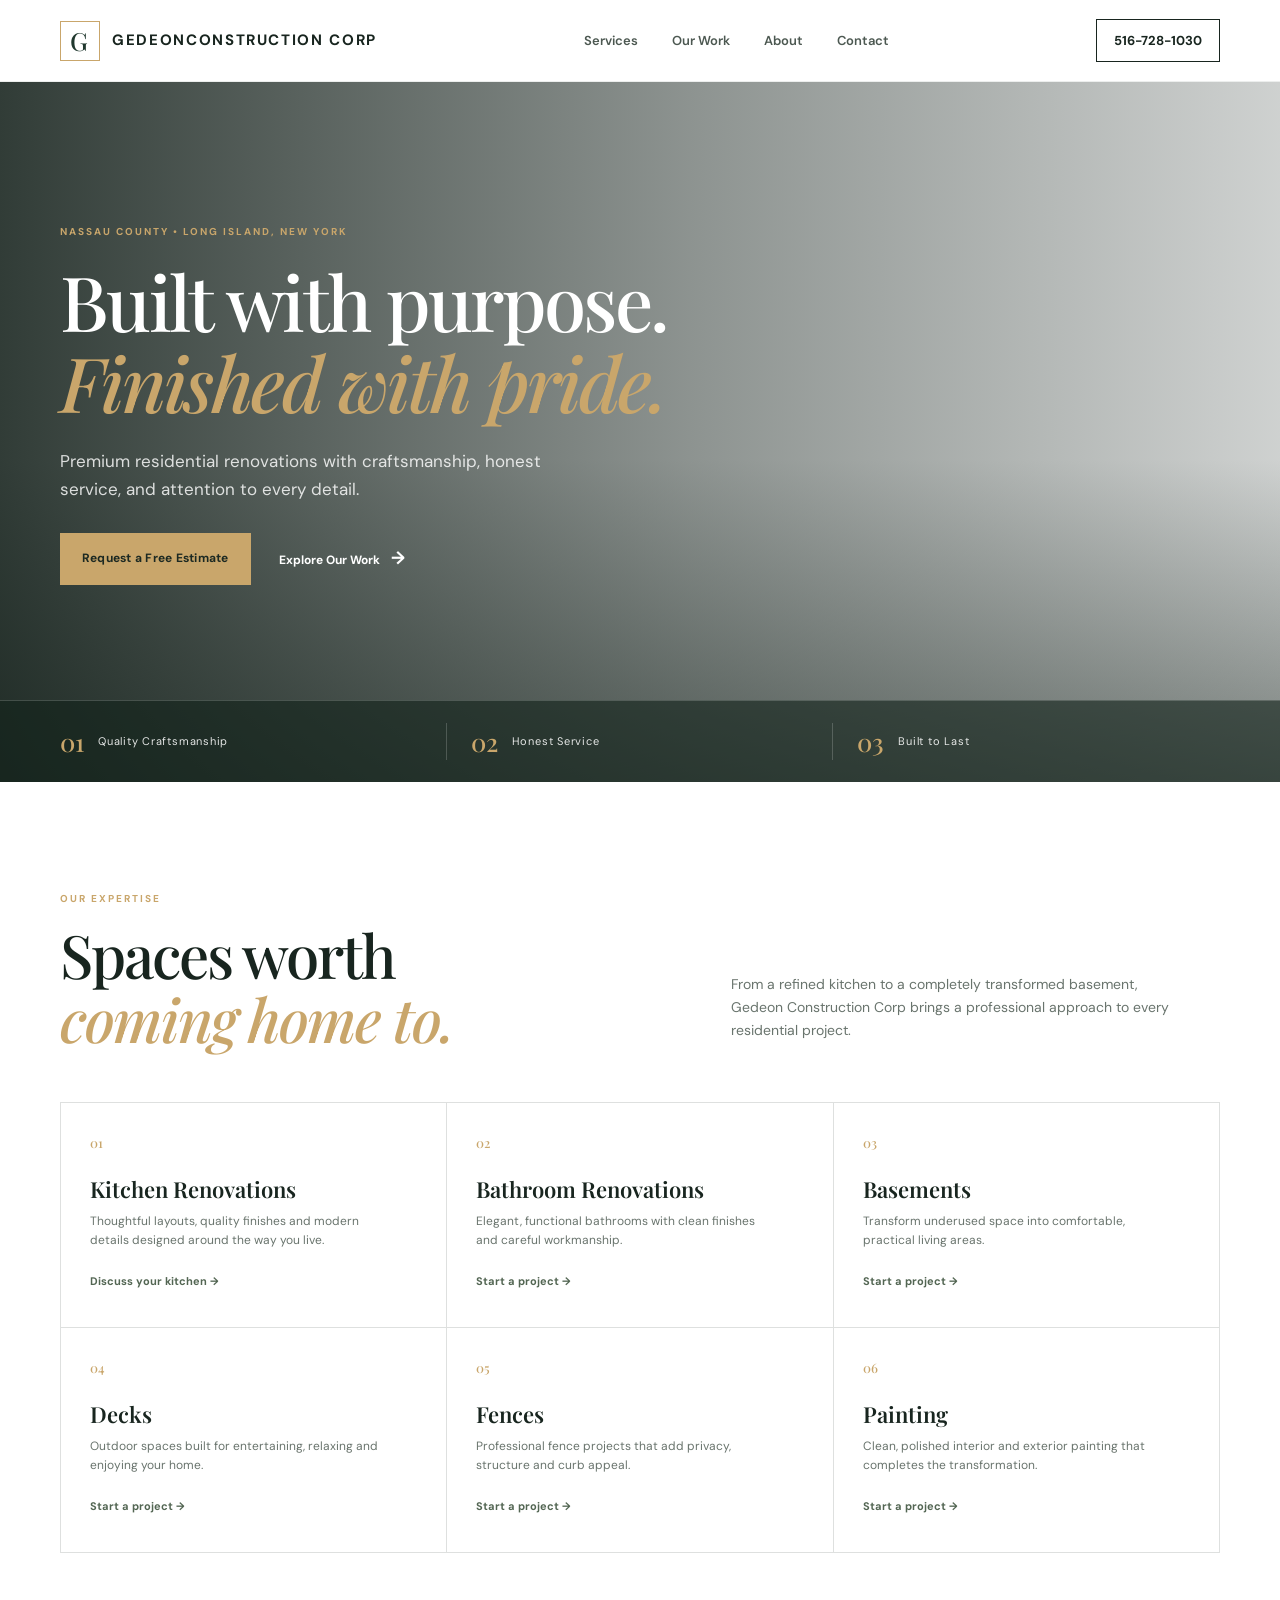
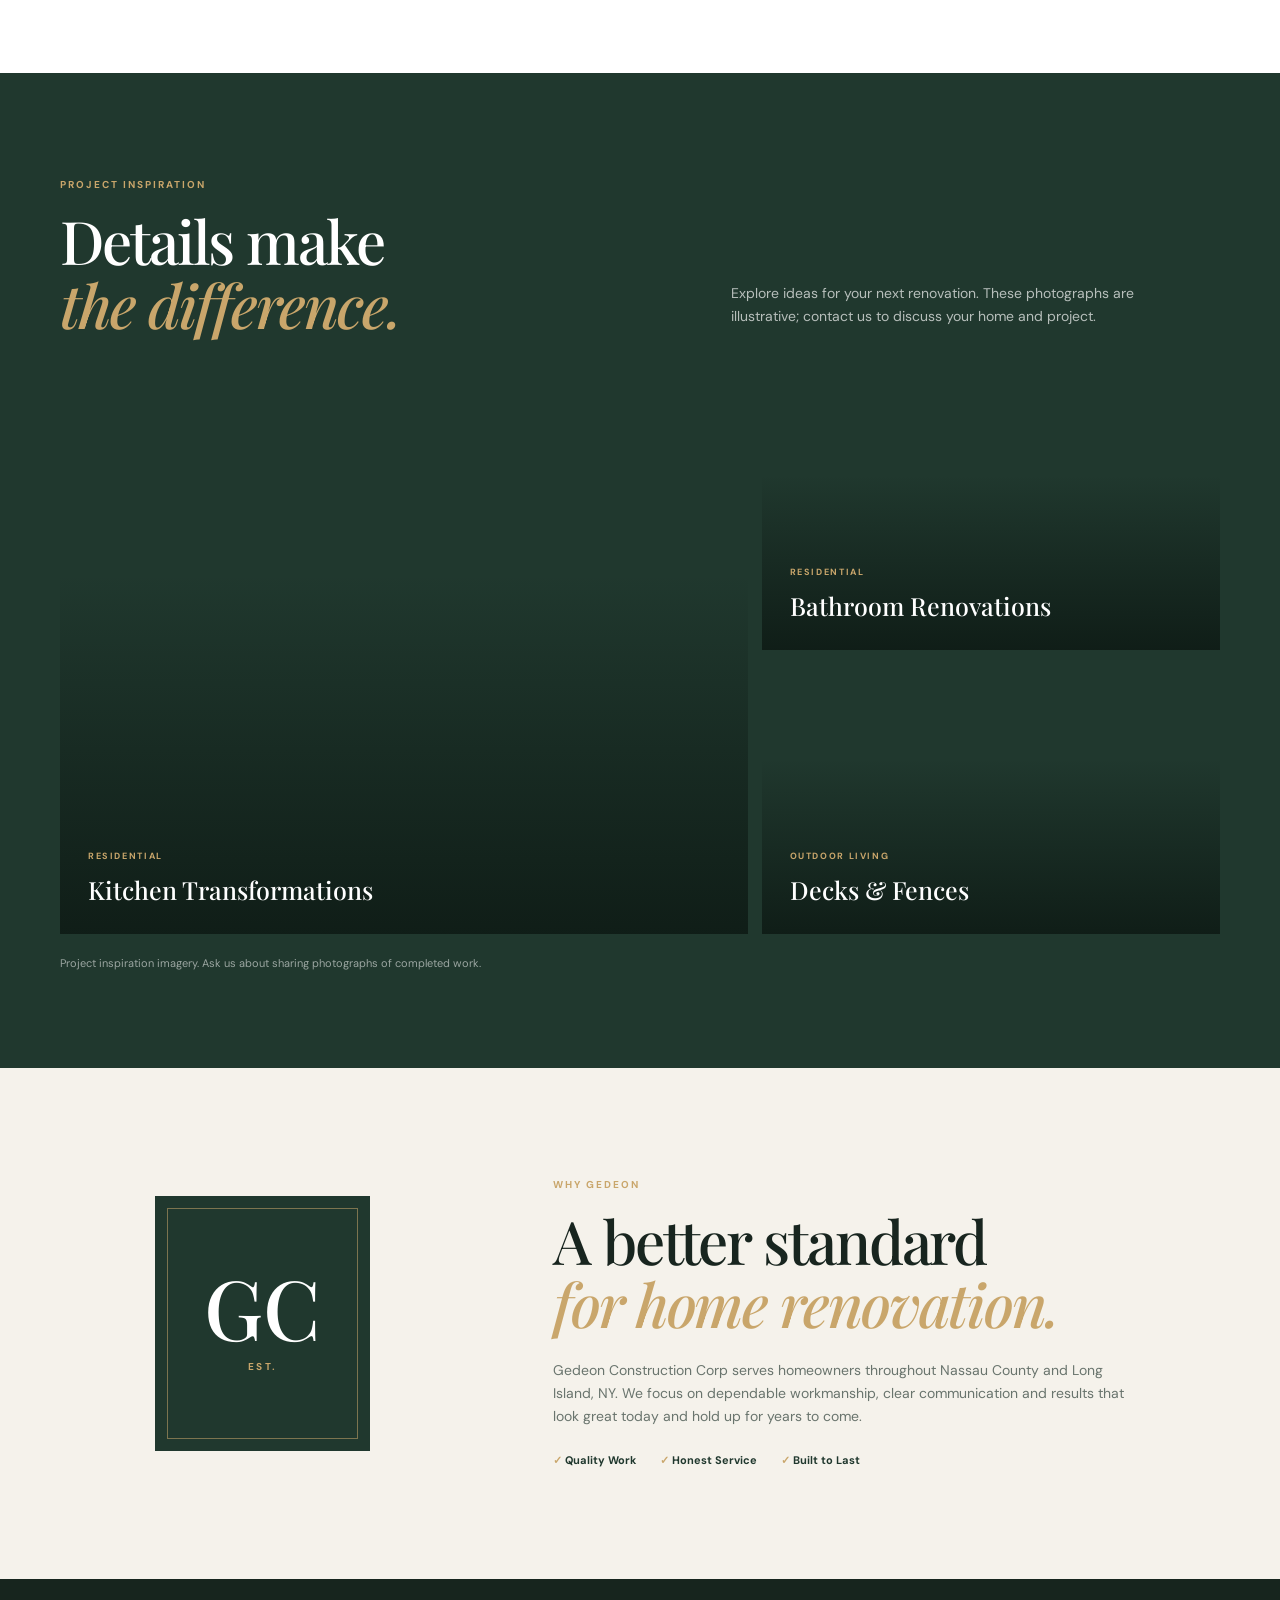
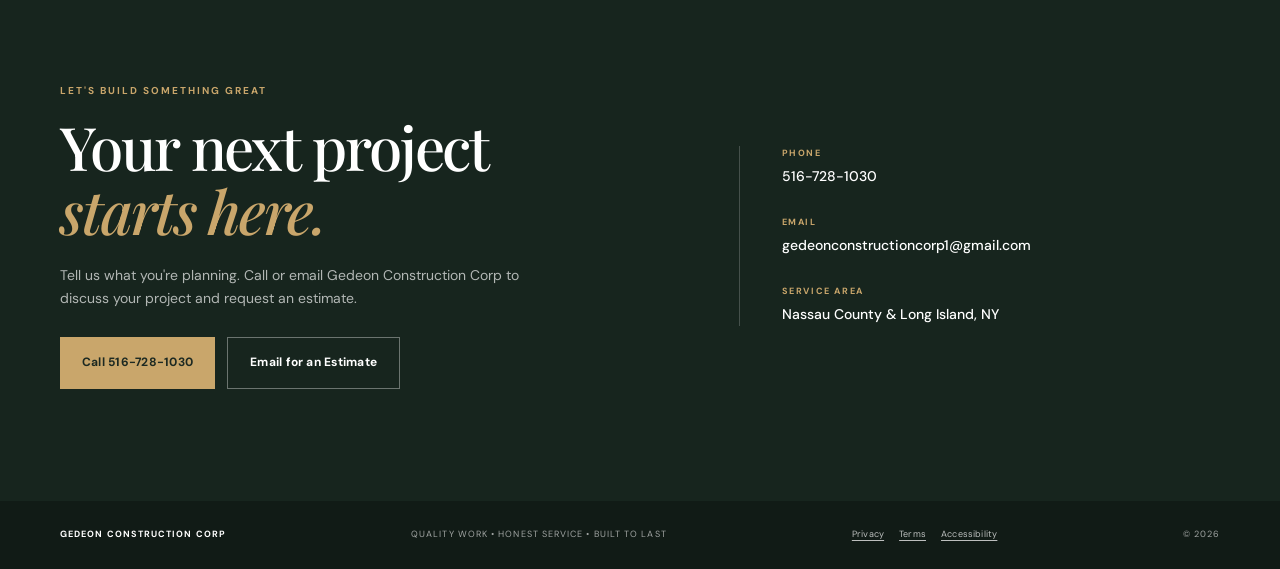
<file: index.html>
<!DOCTYPE html>
<html lang="en">
<head>
<meta charset="UTF-8">
<meta name="viewport" content="width=device-width, initial-scale=1.0">
<meta name="description" content="Gedeon Construction Corp — premium residential renovations in Nassau County and Long Island, NY. Kitchens, bathrooms, basements, decks, fences and painting.">
<title>Gedeon Construction Corp | Premium Home Renovations</title>
<link rel="stylesheet" href="style.css">
</head>
<body>

<header class="header">
  <div class="container nav">
    <a href="#home" class="logo">GEDEON<br>CONSTRUCTION CORP</a>
    <nav>
      <a href="#services">Services</a>
      <a href="#projects">Our Work</a>
      <a href="#about">About</a>
      <a href="#contact">Contact</a>
    </nav>
    <a class="call-btn" href="tel:+15167281030">516-728-1030</a>
  </div>
</header>

<main>
<section id="home" class="hero">
  <div class="hero-overlay"></div>
  <div class="container hero-content">
    <p class="kicker">NASSAU COUNTY • LONG ISLAND, NEW YORK</p>
    <h1>Built with purpose.<br><em>Finished with pride.</em></h1>
    <p class="hero-text">Premium residential renovations with craftsmanship, honest service, and attention to every detail.</p>
    <div class="hero-actions">
      <a href="#contact" class="btn gold">Request a Free Estimate</a>
      <a href="#projects" class="text-link">Explore Our Work <span>→</span></a>
    </div>
  </div>
  <div class="hero-bottom">
    <div class="container stats">
      <div><strong>01</strong><span>Quality Craftsmanship</span></div>
      <div><strong>02</strong><span>Honest Service</span></div>
      <div><strong>03</strong><span>Built to Last</span></div>
    </div>
  </div>
</section>

<section id="services" class="section">
  <div class="container">
    <div class="section-heading">
      <div><p class="kicker">OUR EXPERTISE</p><h2>Spaces worth<br><em>coming home to.</em></h2></div>
      <p>From a refined kitchen to a completely transformed basement, Gedeon Construction Corp brings a professional approach to every residential project.</p>
    </div>
    <div class="service-grid">
      <article class="service featured"><span>01</span><h3>Kitchen Renovations</h3><p>Thoughtful layouts, quality finishes and modern details designed around the way you live.</p><a href="#contact">Discuss your kitchen →</a></article>
      <article class="service"><span>02</span><h3>Bathroom Renovations</h3><p>Elegant, functional bathrooms with clean finishes and careful workmanship.</p><a href="#contact">Start a project →</a></article>
      <article class="service"><span>03</span><h3>Basements</h3><p>Transform underused space into comfortable, practical living areas.</p><a href="#contact">Start a project →</a></article>
      <article class="service"><span>04</span><h3>Decks</h3><p>Outdoor spaces built for entertaining, relaxing and enjoying your home.</p><a href="#contact">Start a project →</a></article>
      <article class="service"><span>05</span><h3>Fences</h3><p>Professional fence projects that add privacy, structure and curb appeal.</p><a href="#contact">Start a project →</a></article>
      <article class="service"><span>06</span><h3>Painting</h3><p>Clean, polished interior and exterior painting that completes the transformation.</p><a href="#contact">Start a project →</a></article>
    </div>
  </div>
</section>

<section id="projects" class="projects">
  <div class="container">
    <div class="section-heading light-heading">
      <div><p class="kicker">PROJECT INSPIRATION</p><h2>Details make<br><em>the difference.</em></h2></div>
      <p>Explore ideas for your next renovation. These photographs are illustrative; contact us to discuss your home and project.</p>
    </div>
    <div class="project-grid">
      <div class="project-card kitchen"><div><small>RESIDENTIAL</small><h3>Kitchen Transformations</h3></div></div>
      <div class="project-card bath"><div><small>RESIDENTIAL</small><h3>Bathroom Renovations</h3></div></div>
      <div class="project-card outdoor"><div><small>OUTDOOR LIVING</small><h3>Decks & Fences</h3></div></div>
      <div class="project-card basement"><div><small>INTERIORS</small><h3>Basement Renovations</h3></div></div>
    </div>
    <p class="gallery-note">Project inspiration imagery. Ask us about sharing photographs of completed work.</p>
  </div>
</section>

<section id="about" class="about">
  <div class="container about-grid">
    <div class="about-mark">GC<br><span>EST.</span></div>
    <div>
      <p class="kicker">WHY GEDEON</p>
      <h2>A better standard<br><em>for home renovation.</em></h2>
      <p>Gedeon Construction Corp serves homeowners throughout Nassau County and Long Island, NY. We focus on dependable workmanship, clear communication and results that look great today and hold up for years to come.</p>
      <div class="checks"><span>✓ Quality Work</span><span>✓ Honest Service</span><span>✓ Built to Last</span></div>
    </div>
  </div>
</section>

<section id="contact" class="contact">
  <div class="container contact-grid">
    <div>
      <p class="kicker">LET'S BUILD SOMETHING GREAT</p>
      <h2>Your next project<br><em>starts here.</em></h2>
      <p>Tell us what you're planning. Call or email Gedeon Construction Corp to discuss your project and request an estimate.</p>
      <div class="contact-buttons">
        <a href="tel:+15167281030" class="btn gold">Call 516-728-1030</a>
        <a href="mailto:gedeonconstructioncorp1@gmail.com?subject=Free%20Estimate%20Request" class="btn outline">Email for an Estimate</a>
      </div>
    </div>
    <div class="contact-info">
      <div><small>PHONE</small><a href="tel:+15167281030">516-728-1030</a></div>
      <div><small>EMAIL</small><a href="mailto:gedeonconstructioncorp1@gmail.com">gedeonconstructioncorp1@gmail.com</a></div>
      <div><small>SERVICE AREA</small><strong>Nassau County & Long Island, NY</strong></div>
    </div>
  </div>
</section>
</main>

<footer><div class="container"><span>GEDEON CONSTRUCTION CORP</span><span>QUALITY WORK • HONEST SERVICE • BUILT TO LAST</span><span class="footer-legal"><a href="privacy.html">Privacy</a><a href="terms.html">Terms</a><a href="accessibility.html">Accessibility</a></span><span>© 2026</span></div></footer>
</body>
</html>
</file>
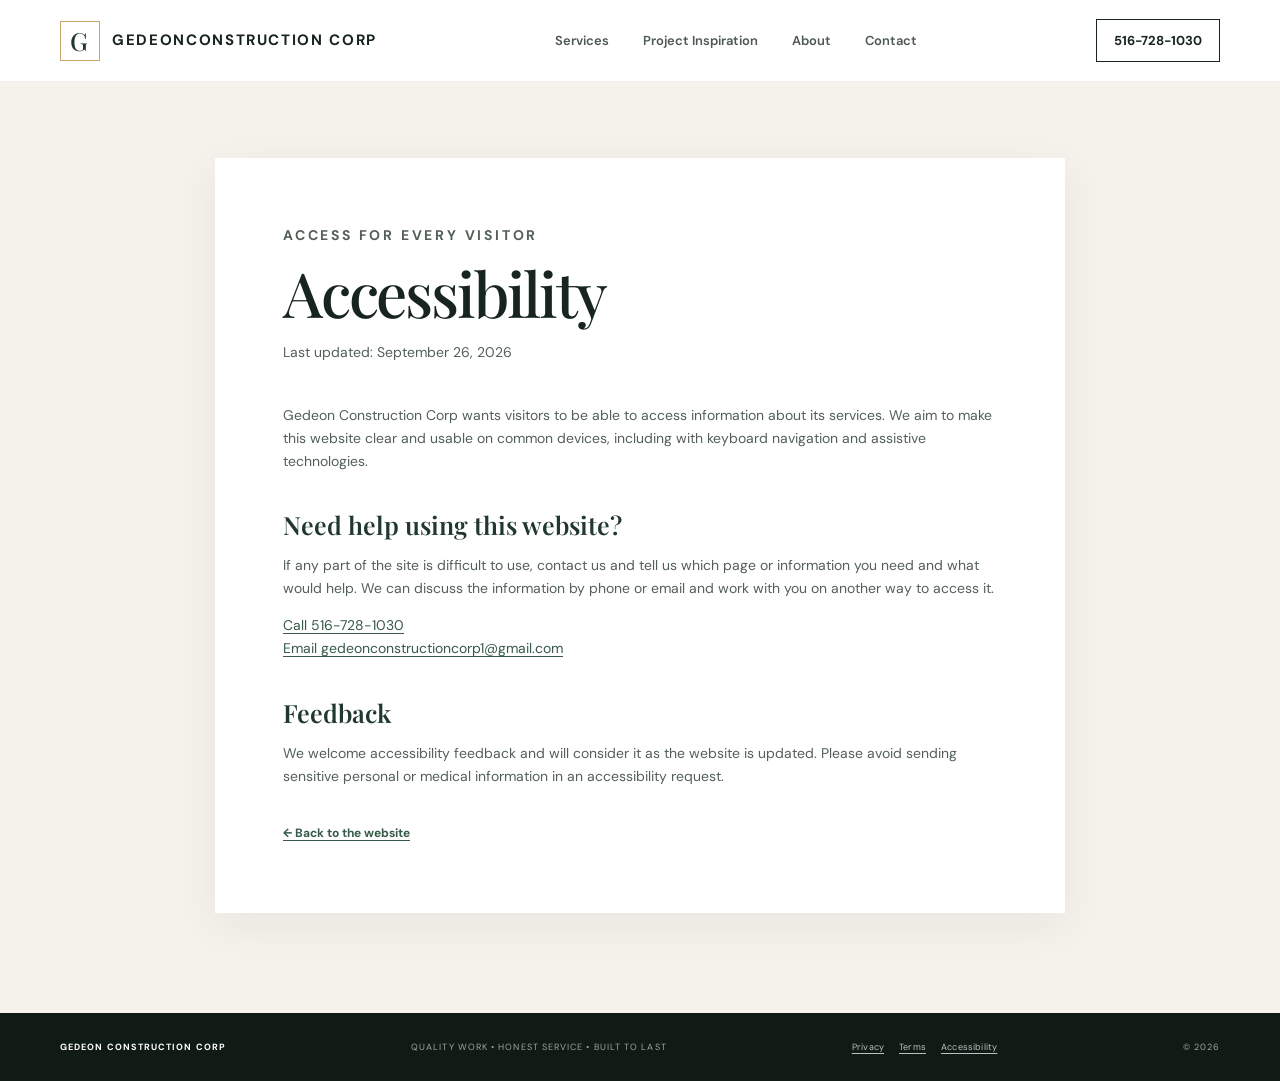
<file: accessibility.html>
<!DOCTYPE html>
<html lang="en">
<head>
  <meta charset="UTF-8">
  <meta name="viewport" content="width=device-width, initial-scale=1.0">
  <meta name="description" content="Accessibility information for the Gedeon Construction Corp website.">
  <title>Accessibility | Gedeon Construction Corp</title>
  <link rel="stylesheet" href="style.css">
</head>
<body>
<header class="header"><div class="container nav"><a href="index.html#home" class="logo">GEDEON<br>CONSTRUCTION CORP</a><nav><a href="index.html#services">Services</a><a href="index.html#projects">Project Inspiration</a><a href="index.html#about">About</a><a href="index.html#contact">Contact</a></nav><a class="call-btn" href="tel:+15167281030">516-728-1030</a></div></header>
<main class="legal-page"><article class="legal-wrap"><p class="kicker">ACCESS FOR EVERY VISITOR</p><h1>Accessibility</h1><p class="legal-updated">Last updated: September 26, 2026</p>
<p>Gedeon Construction Corp wants visitors to be able to access information about its services. We aim to make this website clear and usable on common devices, including with keyboard navigation and assistive technologies.</p>
<h2>Need help using this website?</h2>
<p>If any part of the site is difficult to use, contact us and tell us which page or information you need and what would help. We can discuss the information by phone or email and work with you on another way to access it.</p>
<p><a href="tel:+15167281030">Call 516-728-1030</a><br><a href="mailto:gedeonconstructioncorp1@gmail.com?subject=Website%20Accessibility">Email gedeonconstructioncorp1@gmail.com</a></p>
<h2>Feedback</h2>
<p>We welcome accessibility feedback and will consider it as the website is updated. Please avoid sending sensitive personal or medical information in an accessibility request.</p>
<a class="legal-home" href="index.html">← Back to the website</a></article></main>
<footer><div class="container"><span>GEDEON CONSTRUCTION CORP</span><span>QUALITY WORK • HONEST SERVICE • BUILT TO LAST</span><span class="footer-legal"><a href="privacy.html">Privacy</a><a href="terms.html">Terms</a><a href="accessibility.html">Accessibility</a></span><span>© 2026</span></div></footer>
</body></html>
</file>
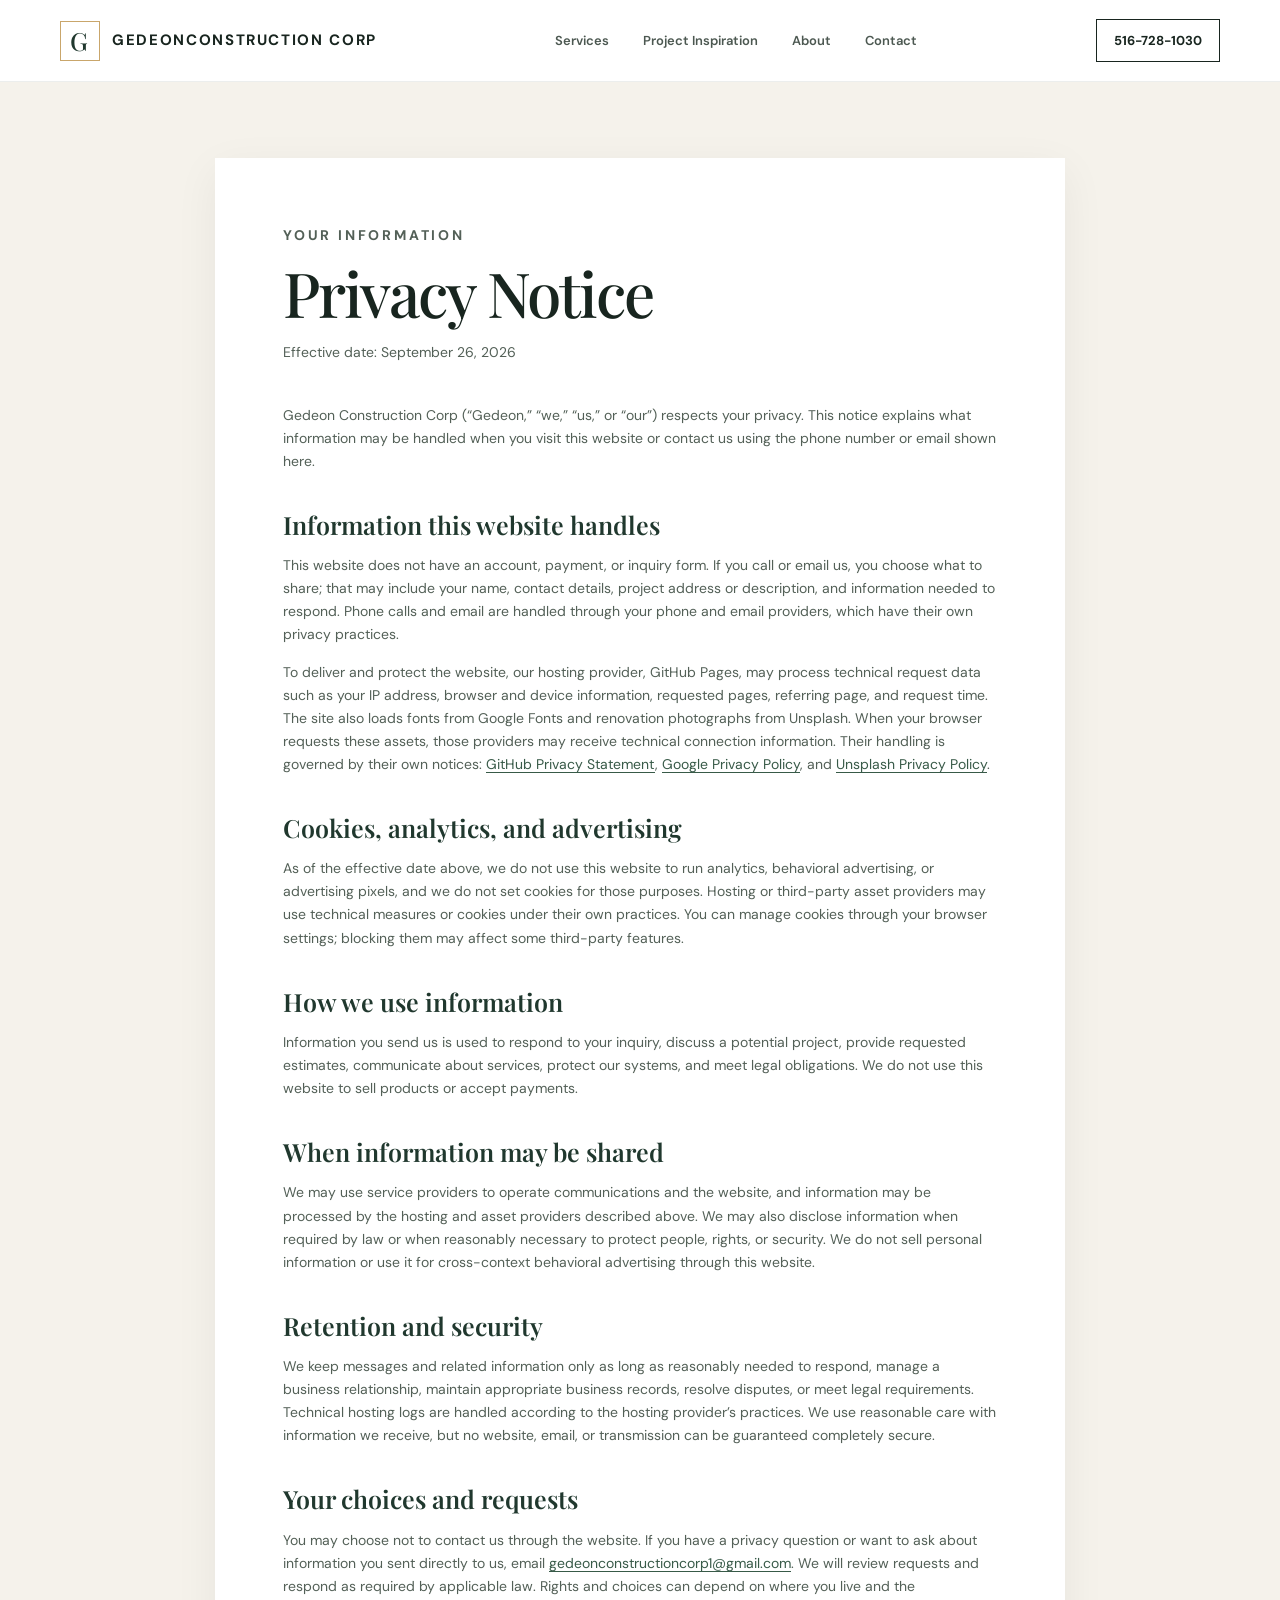
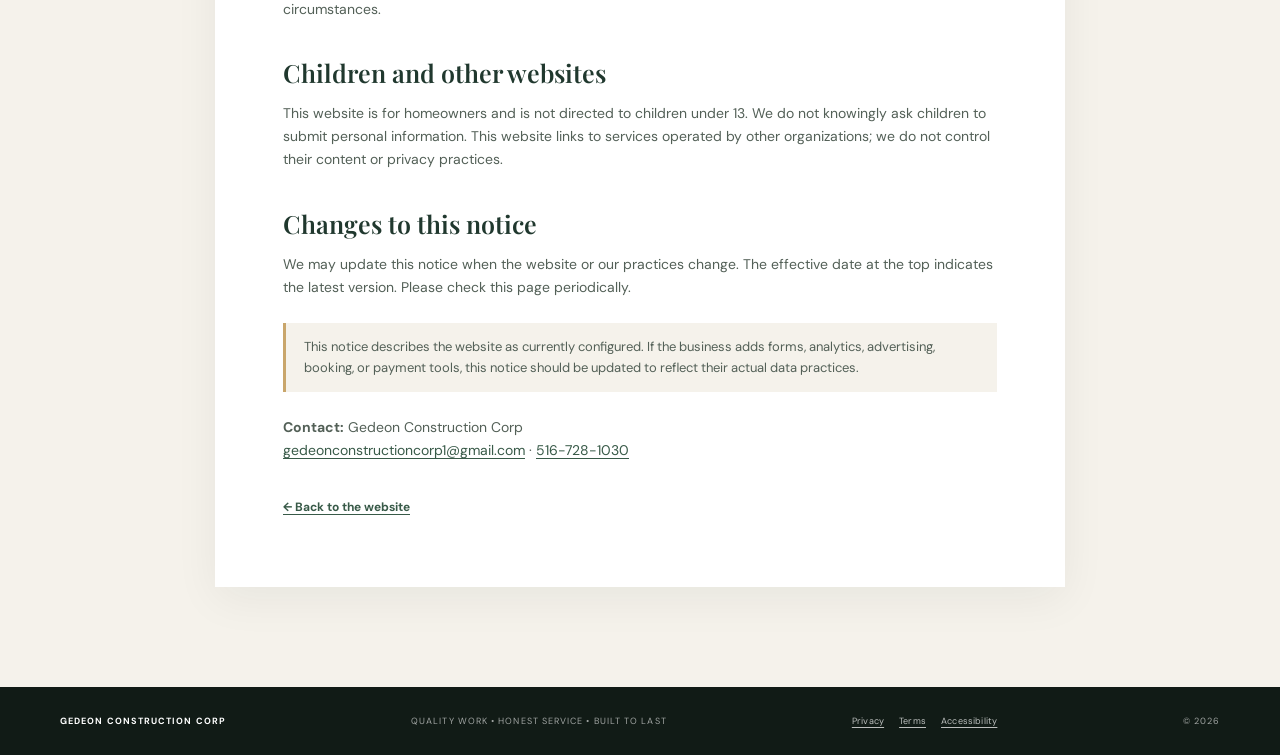
<file: privacy.html>
<!DOCTYPE html>
<html lang="en">
<head>
  <meta charset="UTF-8">
  <meta name="viewport" content="width=device-width, initial-scale=1.0">
  <meta name="description" content="Privacy notice for the Gedeon Construction Corp website.">
  <title>Privacy Notice | Gedeon Construction Corp</title>
  <link rel="stylesheet" href="style.css">
</head>
<body>
<header class="header"><div class="container nav"><a href="index.html#home" class="logo">GEDEON<br>CONSTRUCTION CORP</a><nav><a href="index.html#services">Services</a><a href="index.html#projects">Project Inspiration</a><a href="index.html#about">About</a><a href="index.html#contact">Contact</a></nav><a class="call-btn" href="tel:+15167281030">516-728-1030</a></div></header>
<main class="legal-page"><article class="legal-wrap"><p class="kicker">YOUR INFORMATION</p><h1>Privacy Notice</h1><p class="legal-updated">Effective date: September 26, 2026</p>
<p>Gedeon Construction Corp (“Gedeon,” “we,” “us,” or “our”) respects your privacy. This notice explains what information may be handled when you visit this website or contact us using the phone number or email shown here.</p>
<h2>Information this website handles</h2>
<p>This website does not have an account, payment, or inquiry form. If you call or email us, you choose what to share; that may include your name, contact details, project address or description, and information needed to respond. Phone calls and email are handled through your phone and email providers, which have their own privacy practices.</p>
<p>To deliver and protect the website, our hosting provider, GitHub Pages, may process technical request data such as your IP address, browser and device information, requested pages, referring page, and request time. The site also loads fonts from Google Fonts and renovation photographs from Unsplash. When your browser requests these assets, those providers may receive technical connection information. Their handling is governed by their own notices: <a href="https://docs.github.com/en/site-policy/privacy-policies/github-privacy-statement" rel="noopener">GitHub Privacy Statement</a>, <a href="https://policies.google.com/privacy" rel="noopener">Google Privacy Policy</a>, and <a href="https://unsplash.com/privacy" rel="noopener">Unsplash Privacy Policy</a>.</p>
<h2>Cookies, analytics, and advertising</h2>
<p>As of the effective date above, we do not use this website to run analytics, behavioral advertising, or advertising pixels, and we do not set cookies for those purposes. Hosting or third-party asset providers may use technical measures or cookies under their own practices. You can manage cookies through your browser settings; blocking them may affect some third-party features.</p>
<h2>How we use information</h2>
<p>Information you send us is used to respond to your inquiry, discuss a potential project, provide requested estimates, communicate about services, protect our systems, and meet legal obligations. We do not use this website to sell products or accept payments.</p>
<h2>When information may be shared</h2>
<p>We may use service providers to operate communications and the website, and information may be processed by the hosting and asset providers described above. We may also disclose information when required by law or when reasonably necessary to protect people, rights, or security. We do not sell personal information or use it for cross-context behavioral advertising through this website.</p>
<h2>Retention and security</h2>
<p>We keep messages and related information only as long as reasonably needed to respond, manage a business relationship, maintain appropriate business records, resolve disputes, or meet legal requirements. Technical hosting logs are handled according to the hosting provider’s practices. We use reasonable care with information we receive, but no website, email, or transmission can be guaranteed completely secure.</p>
<h2>Your choices and requests</h2>
<p>You may choose not to contact us through the website. If you have a privacy question or want to ask about information you sent directly to us, email <a href="mailto:gedeonconstructioncorp1@gmail.com?subject=Privacy%20Request">gedeonconstructioncorp1@gmail.com</a>. We will review requests and respond as required by applicable law. Rights and choices can depend on where you live and the circumstances.</p>
<h2>Children and other websites</h2>
<p>This website is for homeowners and is not directed to children under 13. We do not knowingly ask children to submit personal information. This website links to services operated by other organizations; we do not control their content or privacy practices.</p>
<h2>Changes to this notice</h2>
<p>We may update this notice when the website or our practices change. The effective date at the top indicates the latest version. Please check this page periodically.</p>
<div class="legal-callout">This notice describes the website as currently configured. If the business adds forms, analytics, advertising, booking, or payment tools, this notice should be updated to reflect their actual data practices.</div>
<p><strong>Contact:</strong> Gedeon Construction Corp<br><a href="mailto:gedeonconstructioncorp1@gmail.com">gedeonconstructioncorp1@gmail.com</a> · <a href="tel:+15167281030">516-728-1030</a></p>
<a class="legal-home" href="index.html">← Back to the website</a></article></main>
<footer><div class="container"><span>GEDEON CONSTRUCTION CORP</span><span>QUALITY WORK • HONEST SERVICE • BUILT TO LAST</span><span class="footer-legal"><a href="privacy.html">Privacy</a><a href="terms.html">Terms</a><a href="accessibility.html">Accessibility</a></span><span>© 2026</span></div></footer>
</body></html>
</file>
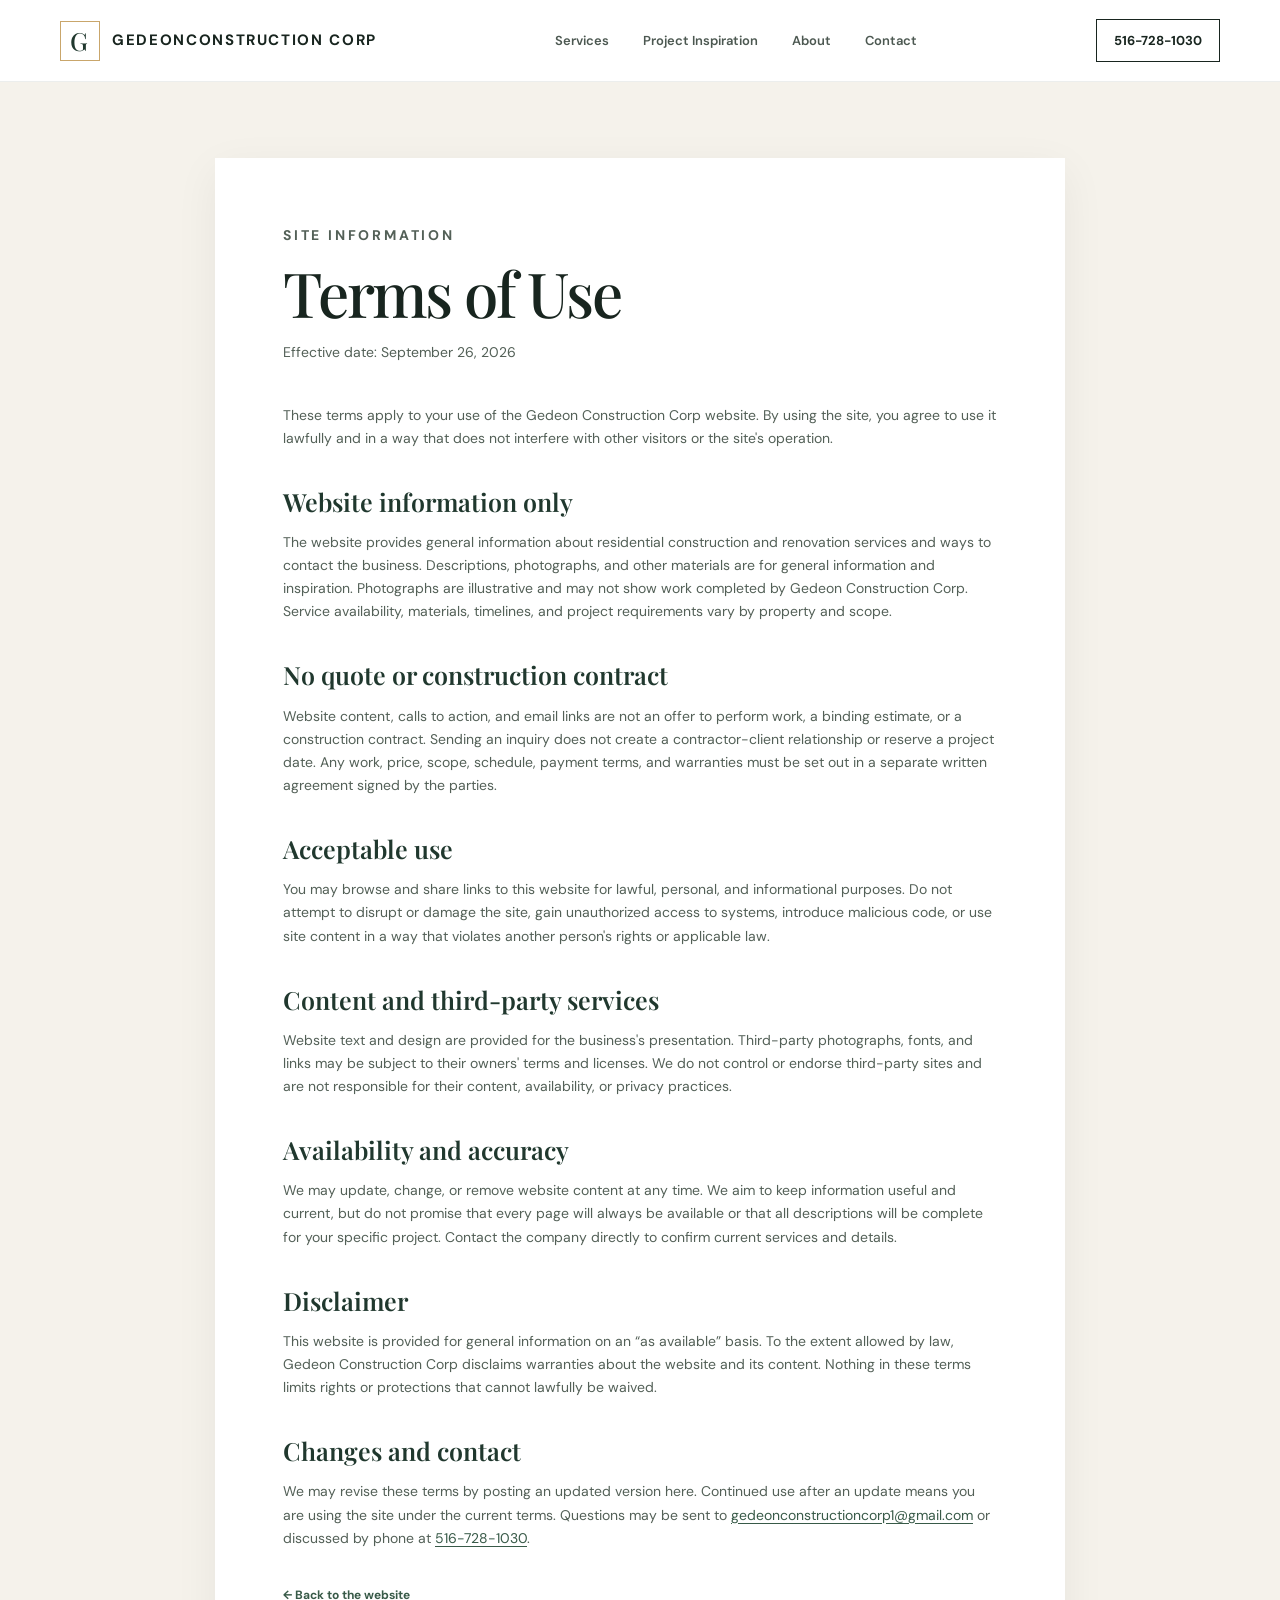
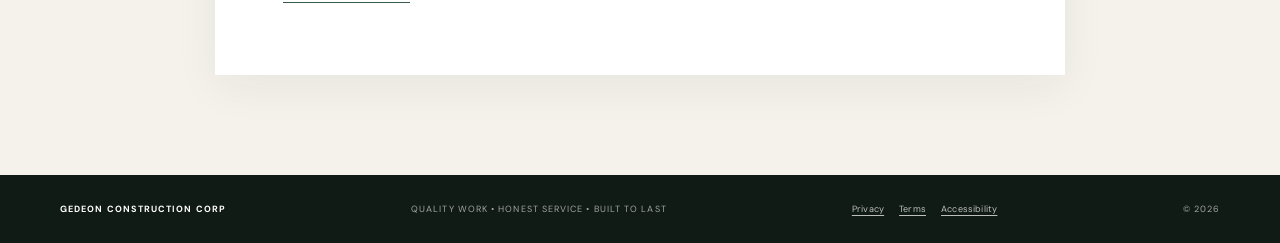
<file: terms.html>
<!DOCTYPE html>
<html lang="en">
<head>
  <meta charset="UTF-8">
  <meta name="viewport" content="width=device-width, initial-scale=1.0">
  <meta name="description" content="Terms of use for the Gedeon Construction Corp website.">
  <title>Terms of Use | Gedeon Construction Corp</title>
  <link rel="stylesheet" href="style.css">
</head>
<body>
<header class="header"><div class="container nav"><a href="index.html#home" class="logo">GEDEON<br>CONSTRUCTION CORP</a><nav><a href="index.html#services">Services</a><a href="index.html#projects">Project Inspiration</a><a href="index.html#about">About</a><a href="index.html#contact">Contact</a></nav><a class="call-btn" href="tel:+15167281030">516-728-1030</a></div></header>
<main class="legal-page"><article class="legal-wrap"><p class="kicker">SITE INFORMATION</p><h1>Terms of Use</h1><p class="legal-updated">Effective date: September 26, 2026</p>
<p>These terms apply to your use of the Gedeon Construction Corp website. By using the site, you agree to use it lawfully and in a way that does not interfere with other visitors or the site's operation.</p>
<h2>Website information only</h2>
<p>The website provides general information about residential construction and renovation services and ways to contact the business. Descriptions, photographs, and other materials are for general information and inspiration. Photographs are illustrative and may not show work completed by Gedeon Construction Corp. Service availability, materials, timelines, and project requirements vary by property and scope.</p>
<h2>No quote or construction contract</h2>
<p>Website content, calls to action, and email links are not an offer to perform work, a binding estimate, or a construction contract. Sending an inquiry does not create a contractor-client relationship or reserve a project date. Any work, price, scope, schedule, payment terms, and warranties must be set out in a separate written agreement signed by the parties.</p>
<h2>Acceptable use</h2>
<p>You may browse and share links to this website for lawful, personal, and informational purposes. Do not attempt to disrupt or damage the site, gain unauthorized access to systems, introduce malicious code, or use site content in a way that violates another person's rights or applicable law.</p>
<h2>Content and third-party services</h2>
<p>Website text and design are provided for the business's presentation. Third-party photographs, fonts, and links may be subject to their owners' terms and licenses. We do not control or endorse third-party sites and are not responsible for their content, availability, or privacy practices.</p>
<h2>Availability and accuracy</h2>
<p>We may update, change, or remove website content at any time. We aim to keep information useful and current, but do not promise that every page will always be available or that all descriptions will be complete for your specific project. Contact the company directly to confirm current services and details.</p>
<h2>Disclaimer</h2>
<p>This website is provided for general information on an “as available” basis. To the extent allowed by law, Gedeon Construction Corp disclaims warranties about the website and its content. Nothing in these terms limits rights or protections that cannot lawfully be waived.</p>
<h2>Changes and contact</h2>
<p>We may revise these terms by posting an updated version here. Continued use after an update means you are using the site under the current terms. Questions may be sent to <a href="mailto:gedeonconstructioncorp1@gmail.com?subject=Website%20Terms">gedeonconstructioncorp1@gmail.com</a> or discussed by phone at <a href="tel:+15167281030">516-728-1030</a>.</p>
<a class="legal-home" href="index.html">← Back to the website</a></article></main>
<footer><div class="container"><span>GEDEON CONSTRUCTION CORP</span><span>QUALITY WORK • HONEST SERVICE • BUILT TO LAST</span><span class="footer-legal"><a href="privacy.html">Privacy</a><a href="terms.html">Terms</a><a href="accessibility.html">Accessibility</a></span><span>© 2026</span></div></footer>
</body></html>
</file>
<file: style.css>
@import url('https://fonts.googleapis.com/css2?family=DM+Sans:wght@400;500;600;700&family=Playfair+Display:ital,wght@0,500;0,600;0,700;1,500;1,600&display=swap');

:root{--ink:#18251f;--forest:#20382e;--moss:#536653;--gold:#c9a66b;--cream:#f5f2eb;--white:#fff;--muted:#69746d;--line:rgba(24,37,31,.14);--serif:'Playfair Display',Georgia,serif;--sans:'DM Sans',Arial,sans-serif}*{box-sizing:border-box}html{scroll-behavior:smooth;scroll-padding-top:90px}body{margin:0;color:var(--ink);font:16px/1.65 var(--sans);background:#fff}a{color:inherit;text-decoration:none}img{max-width:100%;display:block}.container{width:min(1160px,calc(100% - 48px));margin-inline:auto}.header{height:82px;position:sticky;top:0;z-index:20;background:rgba(255,255,255,.96);backdrop-filter:blur(12px);border-bottom:1px solid rgba(24,37,31,.08)}.nav{height:100%;display:flex;align-items:center;justify-content:space-between;gap:32px}.logo{font-size:15px;font-weight:700;letter-spacing:.11em;line-height:1.15;display:flex;align-items:center;gap:12px}.logo::before{content:'G';width:38px;height:38px;border:1px solid var(--gold);color:var(--forest);display:grid;place-items:center;font:500 25px var(--serif)}.logo br{display:none}.nav nav{display:flex;align-items:center;gap:34px}.nav nav a{font-size:13px;font-weight:600;color:#4c5851;transition:color .2s}.nav nav a:hover,.text-link:hover{color:var(--gold)}.call-btn{font-size:13px;font-weight:700;border:1px solid var(--ink);padding:10px 17px;transition:all .2s}.call-btn:hover{background:var(--ink);color:white}.hero{min-height:700px;position:relative;display:flex;align-items:center;color:white;background:linear-gradient(90deg,rgba(13,26,20,.85),rgba(13,26,20,.47) 54%,rgba(13,26,20,.2)),linear-gradient(0deg,rgba(13,26,20,.46),transparent 46%),url('https://images.unsplash.com/photo-1600210492486-724fe5c67fb0?auto=format&fit=crop&w=2200&q=85') center 55%/cover}.hero-content{position:relative;padding:96px 0 150px}.kicker{font-size:10px;line-height:1.4;font-weight:700;letter-spacing:.2em;margin:0 0 22px;color:var(--gold)}.hero h1,.section-heading h2,.about h2,.contact h2{font:500 clamp(42px,6.2vw,76px)/1.06 var(--serif);letter-spacing:-.035em;margin:0}.hero h1 em,.section-heading h2 em,.about h2 em,.contact h2 em{font-weight:500;color:var(--gold)}.hero-text{font-size:17px;max-width:510px;color:rgba(255,255,255,.82);margin:24px 0 30px}.hero-actions{display:flex;align-items:center;gap:28px}.btn{display:inline-flex;align-items:center;justify-content:center;min-height:52px;padding:0 22px;font-size:12px;font-weight:700;letter-spacing:.02em;transition:all .2s}.btn.gold{background:var(--gold);color:#1c2922}.btn.gold:hover{background:#dec394;transform:translateY(-2px)}.text-link{font-size:12px;font-weight:700;color:white}.text-link span{font-size:18px;margin-left:8px}.hero-bottom{position:absolute;bottom:0;left:0;right:0;background:rgba(19,34,27,.62);border-top:1px solid rgba(255,255,255,.18)}.stats{display:grid;grid-template-columns:repeat(3,1fr);padding:22px 0}.stats>div{display:flex;align-items:center;gap:14px;padding:2px 24px;border-right:1px solid rgba(255,255,255,.19)}.stats>div:first-child{padding-left:0}.stats>div:last-child{border:0}.stats strong{color:var(--gold);font:500 25px var(--serif)}.stats span{font-size:11px;letter-spacing:.07em;color:rgba(255,255,255,.88)}.section{padding:110px 0 120px}.section-heading{display:grid;grid-template-columns:1fr .8fr;gap:60px;align-items:end;margin-bottom:52px}.section-heading .kicker,.about .kicker,.contact .kicker{margin-bottom:17px}.section-heading h2,.about h2,.contact h2{font-size:clamp(40px,5vw,60px)}.section-heading>p{max-width:440px;color:var(--muted);margin:0 0 8px;font-size:14px}.service-grid{display:grid;grid-template-columns:repeat(3,1fr);border-top:1px solid var(--line);border-left:1px solid var(--line)}.service{min-height:225px;padding:27px 29px;border-right:1px solid var(--line);border-bottom:1px solid var(--line);transition:background .25s}.service:hover{background:#f8f6f1}.service>span{font:500 13px var(--serif);color:var(--gold)}.service h3{font:600 22px var(--serif);margin:17px 0 8px}.service p{font-size:12px;color:var(--muted);margin:0 0 16px;max-width:290px}.service a{font-size:11px;font-weight:700;color:var(--moss)}.projects{padding:105px 0 95px;background:var(--forest);color:white}.light-heading{margin-bottom:44px}.light-heading>p{color:rgba(255,255,255,.68)}.project-grid{display:grid;grid-template-columns:1.2fr .8fr;grid-template-rows:270px 270px;gap:14px}.project-card{position:relative;overflow:hidden;display:flex;align-items:flex-end;padding:28px;background-size:cover;background-position:center}.project-card::before{content:'';position:absolute;inset:0;background:linear-gradient(0deg,rgba(11,22,17,.78),transparent 65%);transition:background .25s}.project-card:hover::before{background:linear-gradient(0deg,rgba(11,22,17,.85),rgba(11,22,17,.12))}.project-card>div{position:relative}.project-card small{font-size:9px;letter-spacing:.18em;color:var(--gold);font-weight:700}.project-card h3{font:500 25px var(--serif);margin:6px 0 0}.project-card.kitchen{grid-row:span 2;background-image:url('https://images.unsplash.com/photo-1600585154340-be6161a56a0c?auto=format&fit=crop&w=1200&q=80')}.project-card.bath{background-image:url('https://images.unsplash.com/photo-1620626011761-996317b8d101?auto=format&fit=crop&w=900&q=80')}.project-card.outdoor{background-image:url('https://images.unsplash.com/photo-1600566753086-00f18fb6b3ea?auto=format&fit=crop&w=1000&q=80')}.project-card.basement{display:none}.gallery-note{font-size:11px;color:rgba(255,255,255,.55);margin:20px 0 0}.about{padding:110px 0;background:var(--cream)}.about-grid{display:grid;grid-template-columns:.7fr 1.3fr;align-items:center;gap:90px;max-width:970px}.about-mark{width:215px;height:255px;background:var(--forest);color:white;display:grid;place-content:center;text-align:center;font:500 83px/.8 var(--serif);position:relative}.about-mark::after{content:'';position:absolute;inset:12px;border:1px solid rgba(201,166,107,.55)}.about-mark span{font:700 10px var(--sans);letter-spacing:.25em;color:var(--gold);margin-top:20px}.about-grid>div:last-child>p:not(.kicker){color:var(--muted);font-size:14px;max-width:600px;margin:23px 0}.checks{display:flex;gap:24px;flex-wrap:wrap;margin-top:23px}.checks span{font-size:11px;font-weight:700;color:var(--forest)}.checks span:first-letter{color:var(--gold)}.contact{background:#17251e;color:white;padding:105px 0 112px}.contact-grid{display:grid;grid-template-columns:1.1fr .9fr;gap:90px;align-items:center}.contact p:not(.kicker){max-width:500px;color:rgba(255,255,255,.67);font-size:14px;margin:22px 0 26px}.contact-buttons{display:flex;gap:12px;flex-wrap:wrap}.btn.outline{border:1px solid rgba(255,255,255,.36);color:white}.btn.outline:hover{border-color:var(--gold);color:var(--gold)}.contact-info{border-left:1px solid rgba(255,255,255,.2);padding-left:42px;display:grid;gap:27px}.contact-info>div{display:grid;gap:4px}.contact-info small{font-size:9px;font-weight:700;letter-spacing:.18em;color:var(--gold)}.contact-info a,.contact-info strong{font-size:14px;font-weight:500;color:white}footer{background:#111b16;color:rgba(255,255,255,.6);font-size:9px;letter-spacing:.12em}footer .container{min-height:68px;display:flex;align-items:center;justify-content:space-between;gap:20px}footer .container span:first-child{color:white;font-weight:700}
@media(max-width:760px){.container{width:min(100% - 36px,560px)}.header{height:70px}.nav{gap:14px}.logo{font-size:12px}.logo::before{width:34px;height:34px}.nav nav{display:none}.call-btn{font-size:11px;padding:9px 11px}.hero{min-height:670px;background-position:58% center}.hero-content{padding:80px 0 145px}.hero h1{font-size:clamp(44px,12vw,64px)}.hero-text{font-size:15px;max-width:390px}.hero-actions{align-items:flex-start;flex-direction:column;gap:17px}.stats{padding:15px 0;gap:8px}.stats>div{padding:3px 9px;gap:7px;display:grid}.stats strong{font-size:19px}.stats span{font-size:8px;letter-spacing:.02em}.section{padding:76px 0 82px}.section-heading{grid-template-columns:1fr;gap:19px;margin-bottom:30px}.section-heading>p{font-size:13px}.section-heading h2,.about h2,.contact h2{font-size:44px}.service-grid{grid-template-columns:1fr 1fr}.service{padding:20px 16px;min-height:205px}.service h3{font-size:19px}.service p{font-size:11px}.projects{padding:76px 0}.project-grid{grid-template-columns:1fr 1fr;grid-template-rows:230px 180px;gap:9px}.project-card{padding:17px}.project-card.kitchen{grid-row:span 2}.project-card h3{font-size:19px}.about{padding:76px 0}.about-grid{grid-template-columns:1fr;gap:38px}.about-mark{width:145px;height:165px;font-size:60px}.contact{padding:76px 0}.contact-grid{grid-template-columns:1fr;gap:42px}.contact-info{padding:25px 0 0;border-left:0;border-top:1px solid rgba(255,255,255,.2);grid-template-columns:1fr 1fr;gap:22px}.contact-info>div:last-child{grid-column:span 2}footer .container{padding:18px 0;flex-wrap:wrap;justify-content:center;text-align:center;gap:8px 18px}}
@media(max-width:390px){.service-grid{grid-template-columns:1fr}.service{min-height:auto}.project-grid{grid-template-columns:1fr;grid-template-rows:230px 170px 170px}.project-card.kitchen{grid-row:auto}.contact-info{grid-template-columns:1fr}.contact-info>div:last-child{grid-column:auto}}

/* Legal and accessibility pages */
.legal-page{min-height:70vh;background:var(--cream);padding:76px 0 100px}.legal-wrap{max-width:850px;margin:0 auto;background:#fff;padding:clamp(28px,6vw,68px);box-shadow:0 12px 42px rgba(24,37,31,.06)}.legal-wrap .kicker{margin-bottom:14px}.legal-wrap h1{font:500 clamp(42px,6vw,62px)/1.08 var(--serif);letter-spacing:-.035em;margin:0 0 14px}.legal-updated{font-size:12px;color:var(--muted);margin-bottom:40px}.legal-wrap h2{font:600 25px/1.25 var(--serif);margin:36px 0 10px;color:var(--forest)}.legal-wrap p,.legal-wrap li{font-size:14px;color:#536057}.legal-wrap ul{padding-left:22px}.legal-wrap li{padding:3px 0}.legal-wrap a:not(.btn){color:#385a48;text-decoration:underline;text-underline-offset:3px}.legal-callout{border-left:3px solid var(--gold);padding:13px 18px;background:var(--cream);margin:24px 0;color:#536057;font-size:13px}.legal-home{display:inline-flex;margin-top:22px;font-size:12px;font-weight:700;color:var(--forest)}.footer-legal{display:flex;gap:15px;letter-spacing:.02em}.footer-legal a{color:rgba(255,255,255,.72);text-decoration:underline;text-underline-offset:3px}
@media(max-width:760px){.legal-page{padding:28px 0 52px}.legal-wrap{padding:26px 22px}.legal-wrap h2{font-size:22px}.legal-wrap p,.legal-wrap li{font-size:13px}.footer-legal{order:4;width:100%;justify-content:center}}
</file>
